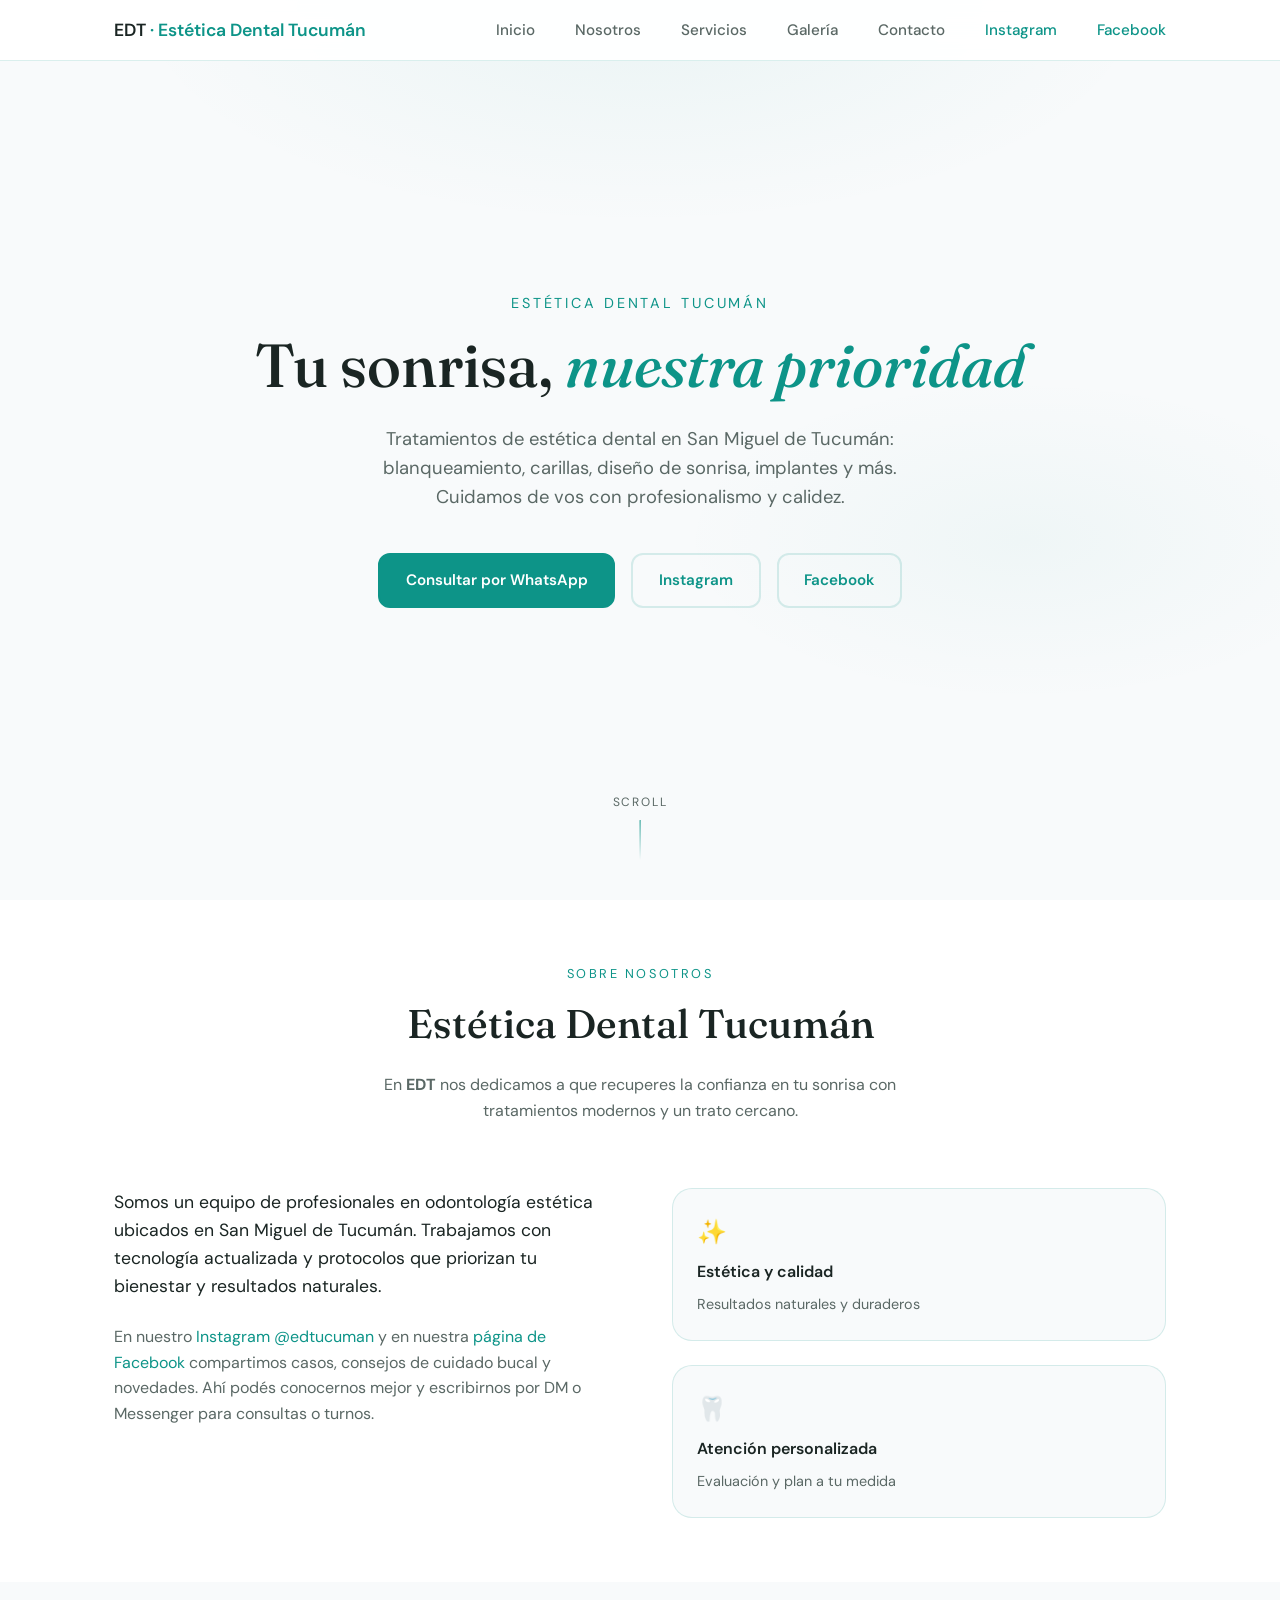
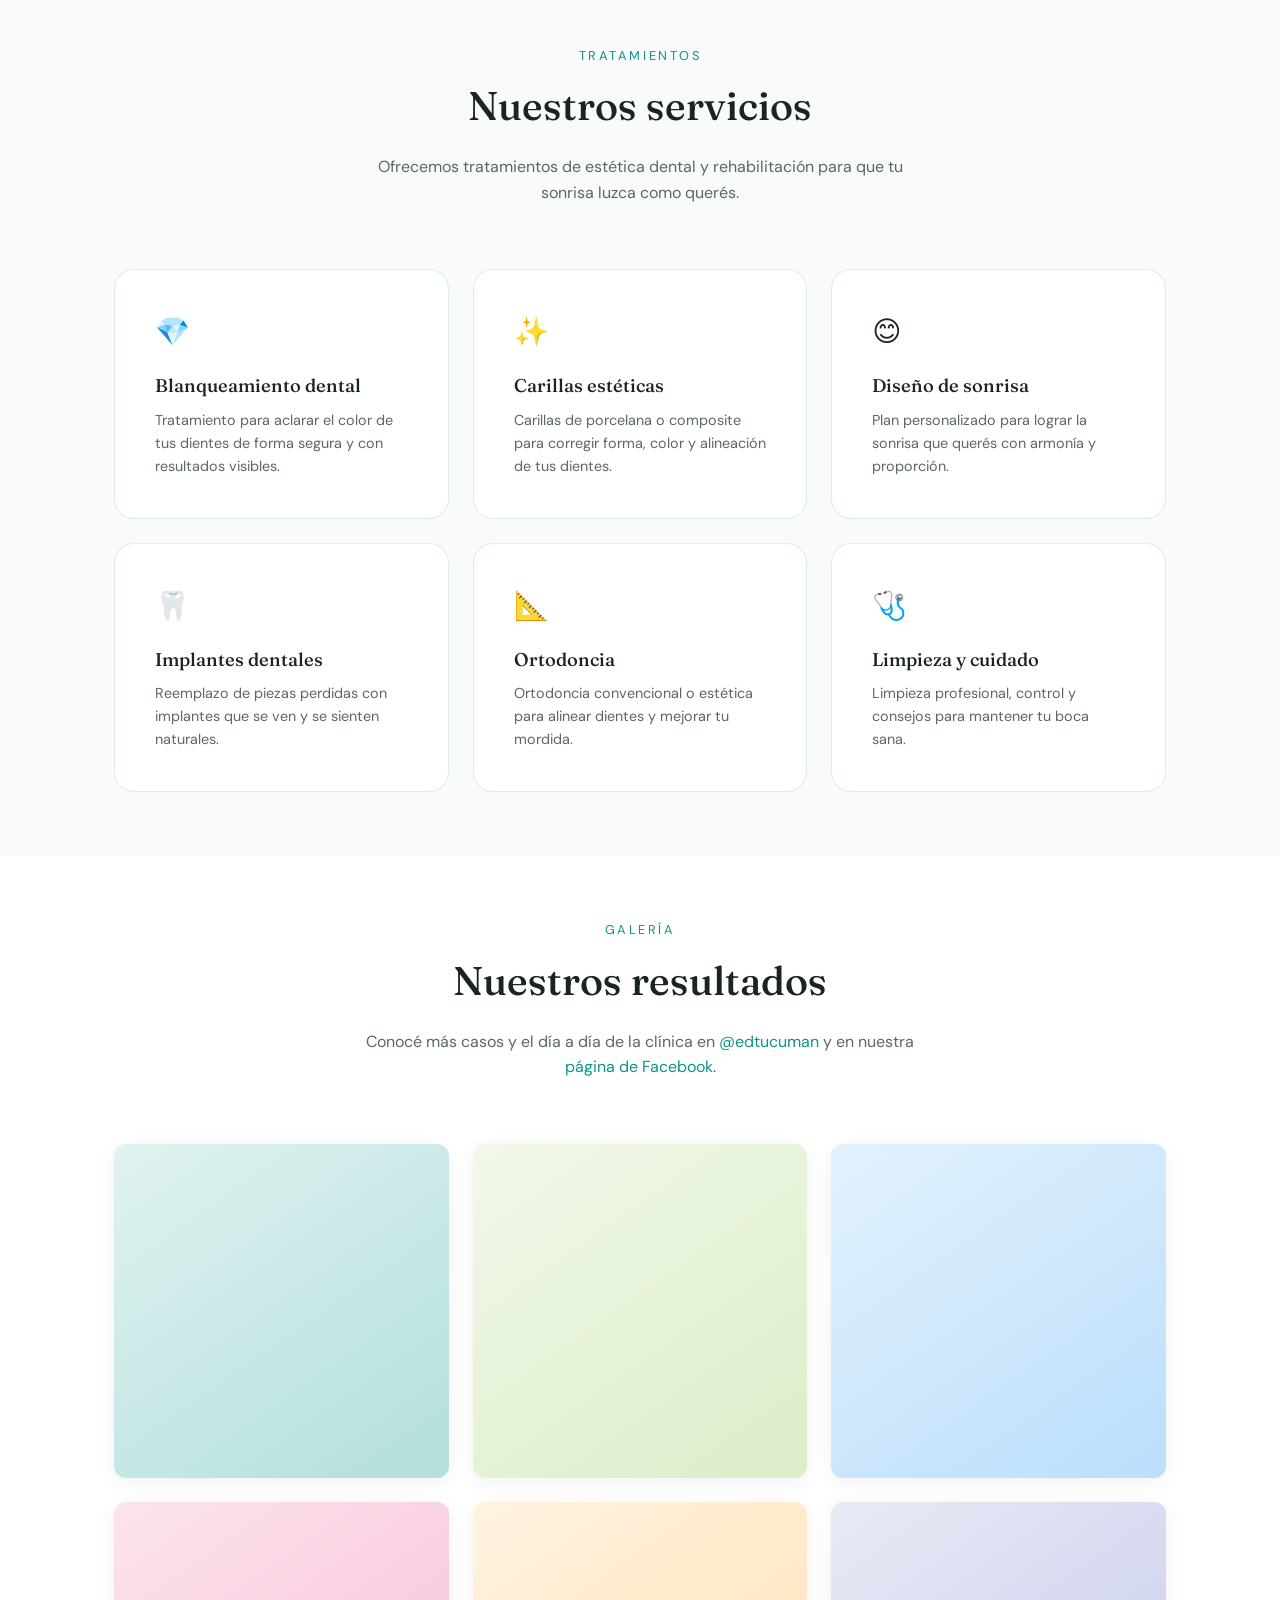
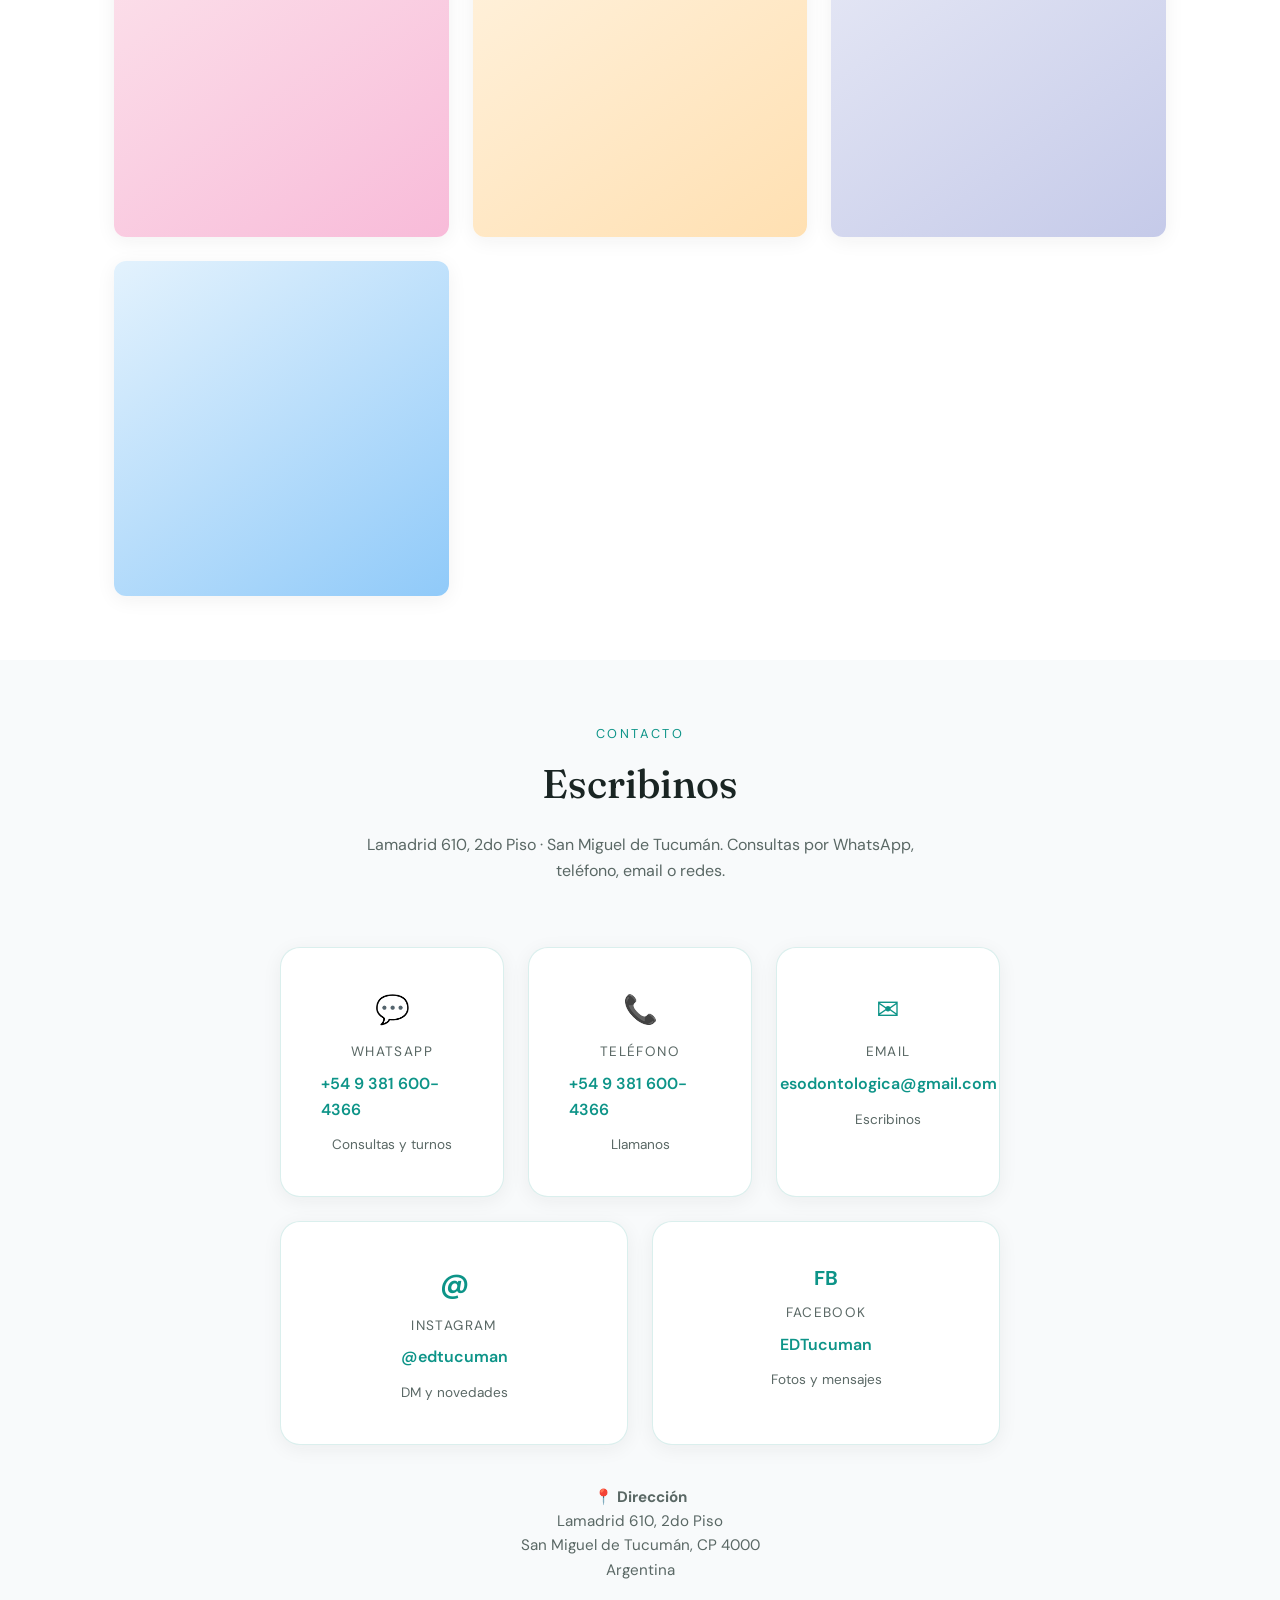
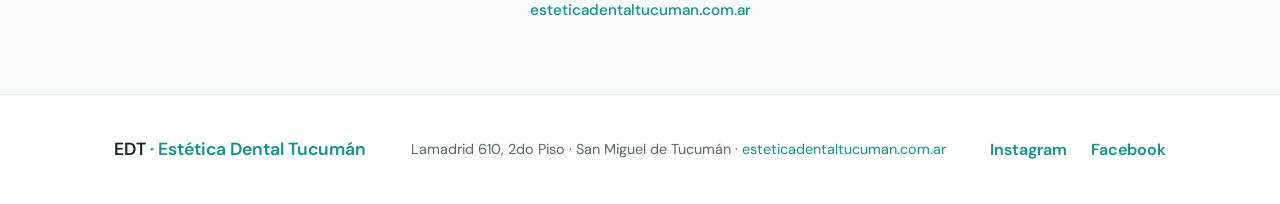
<file: index.html>
<!DOCTYPE html>
<html lang="es">
<head>
  <meta charset="UTF-8">
  <meta name="viewport" content="width=device-width, initial-scale=1.0">
  <meta name="description" content="Estética Dental Tucumán · Lamadrid 610, 2do Piso, San Miguel de Tucumán. Blanqueamiento, carillas, implantes. WhatsApp +54 9 381 600-4366 · esteticadentaltucuman.com.ar">
  <title>Estética Dental Tucumán | EDT · Tu sonrisa, nuestra prioridad</title>
  <link rel="icon" href="favicon.svg" type="image/svg+xml">
  <!-- Open Graph / redes sociales -->
  <meta property="og:type" content="website">
  <meta property="og:title" content="Estética Dental Tucumán | EDT">
  <meta property="og:description" content="Blanqueamiento, carillas, diseño de sonrisa e implantes en Tucumán. Tu sonrisa, nuestra prioridad.">
  <meta property="og:url" content="https://edtucuman.netlify.app">
  <meta property="og:locale" content="es_AR">
  <meta name="twitter:card" content="summary_large_image">
  <meta name="twitter:title" content="Estética Dental Tucumán | EDT">
  <meta name="twitter:description" content="Blanqueamiento, carillas, diseño de sonrisa e implantes en Tucumán.">
  <link rel="preconnect" href="https://fonts.googleapis.com">
  <link rel="preconnect" href="https://fonts.gstatic.com" crossorigin>
  <link href="https://fonts.googleapis.com/css2?family=DM+Sans:ital,opsz,wght@0,9..40,400;0,9..40,500;0,9..40,600;0,9..40,700&family=Fraunces:ital,opsz,wght@0,9..144,500;0,9..144,600;1,9..144,500&display=swap" rel="stylesheet">
  <link rel="stylesheet" href="styles.css">
</head>
<body>
  <header class="header">
    <nav class="nav">
      <a href="#" class="logo">EDT<span> · Estética Dental Tucumán</span></a>
      <button class="nav-toggle" aria-label="Abrir menú">
        <span></span><span></span><span></span>
      </button>
      <ul class="nav-menu">
        <li><a href="#inicio">Inicio</a></li>
        <li><a href="#nosotros">Nosotros</a></li>
        <li><a href="#servicios">Servicios</a></li>
        <li><a href="#galeria">Galería</a></li>
        <li><a href="#contacto">Contacto</a></li>
        <li><a href="https://www.instagram.com/edtucuman/" target="_blank" rel="noopener" class="nav-social">Instagram</a></li>
        <li><a href="https://www.facebook.com/EDTucuman" target="_blank" rel="noopener" class="nav-social">Facebook</a></li>
      </ul>
    </nav>
  </header>

  <main>
    <section id="inicio" class="hero">
      <div class="hero-bg"></div>
      <div class="hero-content">
        <p class="hero-tagline">Estética Dental Tucumán</p>
        <h1 class="hero-title">Tu sonrisa, <span>nuestra prioridad</span></h1>
        <p class="hero-subtitle">Tratamientos de estética dental en San Miguel de Tucumán: blanqueamiento, carillas, diseño de sonrisa, implantes y más. Cuidamos de vos con profesionalismo y calidez.</p>
        <div class="hero-cta">
          <a href="https://wa.me/5493816004366?text=Hola,%20quiero%20consultar%20por%20tratamientos%20de%20estética%20dental" target="_blank" rel="noopener" class="btn btn-primary">Consultar por WhatsApp</a>
          <a href="https://www.instagram.com/edtucuman/" target="_blank" rel="noopener" class="btn btn-outline">Instagram</a>
          <a href="https://www.facebook.com/EDTucuman" target="_blank" rel="noopener" class="btn btn-outline">Facebook</a>
        </div>
      </div>
      <div class="hero-scroll">
        <span>Scroll</span>
        <div class="scroll-line"></div>
      </div>
    </section>

    <section id="nosotros" class="section about">
      <div class="container">
        <div class="section-header">
          <span class="section-label">Sobre nosotros</span>
          <h2 class="section-title">Estética Dental Tucumán</h2>
          <p class="section-desc">En <strong>EDT</strong> nos dedicamos a que recuperes la confianza en tu sonrisa con tratamientos modernos y un trato cercano.</p>
        </div>
        <div class="about-grid">
          <div class="about-text">
            <p class="about-lead">
              Somos un equipo de profesionales en odontología estética ubicados en San Miguel de Tucumán. Trabajamos con tecnología actualizada y protocolos que priorizan tu bienestar y resultados naturales.
            </p>
            <p>
              En nuestro <a href="https://www.instagram.com/edtucuman/" target="_blank" rel="noopener">Instagram @edtucuman</a> y en nuestra <a href="https://www.facebook.com/EDTucuman" target="_blank" rel="noopener">página de Facebook</a> compartimos casos, consejos de cuidado bucal y novedades. Ahí podés conocernos mejor y escribirnos por DM o Messenger para consultas o turnos.
            </p>
          </div>
          <div class="about-features">
            <div class="about-card">
              <span class="about-card-icon" aria-hidden="true">✨</span>
              <span class="about-card-title">Estética y calidad</span>
              <p>Resultados naturales y duraderos</p>
            </div>
            <div class="about-card">
              <span class="about-card-icon" aria-hidden="true">🦷</span>
              <span class="about-card-title">Atención personalizada</span>
              <p>Evaluación y plan a tu medida</p>
            </div>
          </div>
        </div>
      </div>
    </section>

    <section id="servicios" class="section services">
      <div class="container">
        <div class="section-header">
          <span class="section-label">Tratamientos</span>
          <h2 class="section-title">Nuestros servicios</h2>
          <p class="section-desc">Ofrecemos tratamientos de estética dental y rehabilitación para que tu sonrisa luzca como querés.</p>
        </div>
        <ul class="services-grid">
          <li class="service-card">
            <span class="service-icon" aria-hidden="true">💎</span>
            <h3>Blanqueamiento dental</h3>
            <p>Tratamiento para aclarar el color de tus dientes de forma segura y con resultados visibles.</p>
          </li>
          <li class="service-card">
            <span class="service-icon" aria-hidden="true">✨</span>
            <h3>Carillas estéticas</h3>
            <p>Carillas de porcelana o composite para corregir forma, color y alineación de tus dientes.</p>
          </li>
          <li class="service-card">
            <span class="service-icon" aria-hidden="true">😊</span>
            <h3>Diseño de sonrisa</h3>
            <p>Plan personalizado para lograr la sonrisa que querés con armonía y proporción.</p>
          </li>
          <li class="service-card">
            <span class="service-icon" aria-hidden="true">🦷</span>
            <h3>Implantes dentales</h3>
            <p>Reemplazo de piezas perdidas con implantes que se ven y se sienten naturales.</p>
          </li>
          <li class="service-card">
            <span class="service-icon" aria-hidden="true">📐</span>
            <h3>Ortodoncia</h3>
            <p>Ortodoncia convencional o estética para alinear dientes y mejorar tu mordida.</p>
          </li>
          <li class="service-card">
            <span class="service-icon" aria-hidden="true">🩺</span>
            <h3>Limpieza y cuidado</h3>
            <p>Limpieza profesional, control y consejos para mantener tu boca sana.</p>
          </li>
        </ul>
      </div>
    </section>

    <section id="galeria" class="section gallery">
      <div class="container">
        <div class="section-header">
          <span class="section-label">Galería</span>
          <h2 class="section-title">Nuestros resultados</h2>
          <p class="section-desc">Conocé más casos y el día a día de la clínica en <a href="https://www.instagram.com/edtucuman/" target="_blank" rel="noopener">@edtucuman</a> y en nuestra <a href="https://www.facebook.com/EDTucuman" target="_blank" rel="noopener">página de Facebook</a>.</p>
        </div>
        <div class="gallery-grid" id="galleryGrid">
          <a href="https://www.instagram.com/edtucuman/" target="_blank" rel="noopener" class="gallery-item">
            <div class="gallery-img" style="background: linear-gradient(145deg, #e0f2f1 0%, #b2dfdb 100%);"></div>
            <span class="gallery-caption">Ver en Instagram</span>
          </a>
          <a href="https://www.instagram.com/edtucuman/" target="_blank" rel="noopener" class="gallery-item">
            <div class="gallery-img" style="background: linear-gradient(145deg, #f1f8e9 0%, #dcedc8 100%);"></div>
            <span class="gallery-caption">Ver en Instagram</span>
          </a>
          <a href="https://www.instagram.com/edtucuman/" target="_blank" rel="noopener" class="gallery-item">
            <div class="gallery-img" style="background: linear-gradient(145deg, #e3f2fd 0%, #bbdefb 100%);"></div>
            <span class="gallery-caption">Ver en Instagram</span>
          </a>
          <a href="https://www.instagram.com/edtucuman/" target="_blank" rel="noopener" class="gallery-item">
            <div class="gallery-img" style="background: linear-gradient(145deg, #fce4ec 0%, #f8bbd9 100%);"></div>
            <span class="gallery-caption">Ver en Instagram</span>
          </a>
          <a href="https://www.instagram.com/edtucuman/" target="_blank" rel="noopener" class="gallery-item">
            <div class="gallery-img" style="background: linear-gradient(145deg, #fff3e0 0%, #ffe0b2 100%);"></div>
            <span class="gallery-caption">Ver en Instagram</span>
          </a>
          <a href="https://www.instagram.com/edtucuman/" target="_blank" rel="noopener" class="gallery-item">
            <div class="gallery-img" style="background: linear-gradient(145deg, #e8eaf6 0%, #c5cae9 100%);"></div>
            <span class="gallery-caption">Ver en Instagram</span>
          </a>
          <a href="https://www.facebook.com/EDTucuman" target="_blank" rel="noopener" class="gallery-item gallery-item-facebook">
            <div class="gallery-img" style="background: linear-gradient(145deg, #e3f2fd 0%, #90caf9 100%);"></div>
            <span class="gallery-caption">Ver más en Facebook</span>
          </a>
        </div>
      </div>
    </section>

    <section id="contacto" class="section contact">
      <div class="container">
        <div class="section-header">
          <span class="section-label">Contacto</span>
          <h2 class="section-title">Escribinos</h2>
          <p class="section-desc">Lamadrid 610, 2do Piso · San Miguel de Tucumán. Consultas por WhatsApp, teléfono, email o redes.</p>
        </div>
        <div class="contact-links">
          <a href="https://wa.me/5493816004366?text=Hola,%20quiero%20consultar%20por%20tratamientos%20de%20estética%20dental" target="_blank" rel="noopener" class="contact-card">
            <span class="contact-icon" aria-hidden="true">💬</span>
            <span class="contact-label">WhatsApp</span>
            <span class="contact-handle">+54 9 381 600-4366</span>
            <p class="contact-note">Consultas y turnos</p>
          </a>
          <a href="tel:+5493816004366" class="contact-card">
            <span class="contact-icon" aria-hidden="true">📞</span>
            <span class="contact-label">Teléfono</span>
            <span class="contact-handle">+54 9 381 600-4366</span>
            <p class="contact-note">Llamanos</p>
          </a>
          <a href="mailto:esodontologica@gmail.com" class="contact-card">
            <span class="contact-icon" aria-hidden="true">✉</span>
            <span class="contact-label">Email</span>
            <span class="contact-handle">esodontologica@gmail.com</span>
            <p class="contact-note">Escribinos</p>
          </a>
          <a href="https://www.instagram.com/edtucuman/" target="_blank" rel="noopener" class="contact-card">
            <span class="contact-icon" aria-hidden="true">@</span>
            <span class="contact-label">Instagram</span>
            <span class="contact-handle">@edtucuman</span>
            <p class="contact-note">DM y novedades</p>
          </a>
          <a href="https://www.facebook.com/EDTucuman" target="_blank" rel="noopener" class="contact-card">
            <span class="contact-icon contact-icon-fb" aria-hidden="true">FB</span>
            <span class="contact-label">Facebook</span>
            <span class="contact-handle">EDTucuman</span>
            <p class="contact-note">Fotos y mensajes</p>
          </a>
        </div>
        <div class="contact-ubicacion">
          <p><strong>📍 Dirección</strong><br>Lamadrid 610, 2do Piso<br>San Miguel de Tucumán, CP 4000<br>Argentina</p>
          <p><a href="https://esteticadentaltucuman.com.ar" target="_blank" rel="noopener">esteticadentaltucuman.com.ar</a></p>
        </div>
      </div>
    </section>
  </main>

  <footer class="footer">
    <div class="container">
      <div class="footer-inner">
        <a href="#" class="logo">EDT<span> · Estética Dental Tucumán</span></a>
        <p class="footer-credit">Lamadrid 610, 2do Piso · San Miguel de Tucumán · <a href="https://esteticadentaltucuman.com.ar" target="_blank" rel="noopener">esteticadentaltucuman.com.ar</a></p>
        <div class="footer-social">
          <a href="https://www.instagram.com/edtucuman/" target="_blank" rel="noopener">Instagram</a>
          <a href="https://www.facebook.com/EDTucuman" target="_blank" rel="noopener">Facebook</a>
        </div>
      </div>
    </div>
  </footer>

  <script src="main.js"></script>
</body>
</html>
</file>
<file: styles.css>
/* ---- Variables · Estética Dental Tucumán ---- */
:root {
  --color-bg: #f8fafb;
  --color-surface: #ffffff;
  --color-text: #1a2523;
  --color-text-muted: #5a6865;
  --color-accent: #0d9488;
  --color-accent-hover: #0f766e;
  --color-accent-soft: rgba(13, 148, 136, 0.08);
  --color-border: rgba(13, 148, 136, 0.15);
  --font-sans: 'DM Sans', system-ui, sans-serif;
  --font-display: 'Fraunces', Georgia, serif;
  --space-xs: 0.5rem;
  --space-sm: 1rem;
  --space-md: 1.5rem;
  --space-lg: 2.5rem;
  --space-xl: 4rem;
  --radius: 12px;
  --radius-lg: 20px;
  --transition: 0.25s ease;
  --shadow: 0 4px 20px rgba(26, 37, 35, 0.06);
  --shadow-hover: 0 8px 30px rgba(26, 37, 35, 0.1);
}

/* ---- Reset & base ---- */
*, *::before, *::after { box-sizing: border-box; }
html { scroll-behavior: smooth; }
body {
  margin: 0;
  font-family: var(--font-sans);
  font-size: 1rem;
  line-height: 1.6;
  color: var(--color-text);
  background: var(--color-bg);
  overflow-x: hidden;
}

a { color: var(--color-accent); text-decoration: none; }
a:hover { text-decoration: underline; }

img { max-width: 100%; height: auto; display: block; }

.container {
  width: 100%;
  max-width: 1100px;
  margin: 0 auto;
  padding: 0 var(--space-md);
}

/* ---- Header ---- */
.header {
  position: fixed;
  top: 0;
  left: 0;
  right: 0;
  z-index: 100;
  padding: var(--space-sm) 0;
  background: rgba(255, 255, 255, 0.92);
  backdrop-filter: blur(12px);
  border-bottom: 1px solid var(--color-border);
  transition: var(--transition);
}
.header.is-scrolled { padding: var(--space-xs) 0; }

.nav {
  display: flex;
  align-items: center;
  justify-content: space-between;
  max-width: 1100px;
  margin: 0 auto;
  padding: 0 var(--space-md);
}

.logo {
  font-weight: 600;
  font-size: 1.1rem;
  color: var(--color-text);
  text-decoration: none;
}
.logo span { color: var(--color-accent); }
.logo:hover { text-decoration: none; }
@media (max-width: 700px) {
  .logo span { display: none; }
}

.nav-toggle {
  display: none;
  flex-direction: column;
  gap: 5px;
  padding: 8px;
  background: none;
  border: none;
  cursor: pointer;
  color: var(--color-text);
}
.nav-toggle span {
  width: 22px;
  height: 2px;
  background: currentColor;
  border-radius: 1px;
}

.nav-menu {
  display: flex;
  align-items: center;
  gap: var(--space-lg);
  list-style: none;
  margin: 0;
  padding: 0;
}
.nav-menu a {
  color: var(--color-text-muted);
  font-weight: 500;
  font-size: 0.95rem;
  transition: color var(--transition);
}
.nav-menu a:hover { color: var(--color-accent); text-decoration: none; }
.nav-social { color: var(--color-accent) !important; }

/* ---- Hero ---- */
.hero {
  position: relative;
  min-height: 100vh;
  display: flex;
  align-items: center;
  justify-content: center;
  padding: var(--space-xl) var(--space-md);
  text-align: center;
}

.hero-bg {
  position: absolute;
  inset: 0;
  background:
    radial-gradient(ellipse 80% 50% at 50% 0%, rgba(13, 148, 136, 0.06) 0%, transparent 50%),
    radial-gradient(ellipse 60% 40% at 80% 60%, rgba(13, 148, 136, 0.04) 0%, transparent 45%),
    var(--color-bg);
  pointer-events: none;
}

.hero-content { position: relative; z-index: 1; }

.hero-tagline {
  font-size: 0.9rem;
  text-transform: uppercase;
  letter-spacing: 0.2em;
  color: var(--color-accent);
  margin: 0 0 var(--space-sm);
}

.hero-title {
  font-family: var(--font-display);
  font-size: clamp(2.2rem, 7vw, 3.8rem);
  font-weight: 500;
  line-height: 1.15;
  margin: 0 0 var(--space-md);
  color: var(--color-text);
}
.hero-title span { color: var(--color-accent); font-style: italic; }

.hero-subtitle {
  font-size: clamp(1rem, 2.2vw, 1.15rem);
  color: var(--color-text-muted);
  max-width: 520px;
  margin: 0 auto var(--space-lg);
}

.hero-cta {
  display: flex;
  flex-wrap: wrap;
  gap: var(--space-sm);
  justify-content: center;
}

.btn {
  display: inline-block;
  padding: 0.85rem 1.6rem;
  font-family: var(--font-sans);
  font-weight: 600;
  font-size: 0.95rem;
  border-radius: var(--radius);
  transition: var(--transition);
  cursor: pointer;
  border: 2px solid transparent;
}
.btn-primary {
  background: var(--color-accent);
  color: #fff;
  border-color: var(--color-accent);
}
.btn-primary:hover { background: var(--color-accent-hover); border-color: var(--color-accent-hover); transform: translateY(-2px); text-decoration: none; }
.btn-outline {
  background: transparent;
  color: var(--color-accent);
  border-color: var(--color-border);
}
.btn-outline:hover { border-color: var(--color-accent); background: var(--color-accent-soft); text-decoration: none; }

.hero-scroll {
  position: absolute;
  bottom: var(--space-lg);
  left: 50%;
  transform: translateX(-50%);
  display: flex;
  flex-direction: column;
  align-items: center;
  gap: var(--space-xs);
  color: var(--color-text-muted);
  font-size: 0.75rem;
  letter-spacing: 0.15em;
  text-transform: uppercase;
}
.scroll-line {
  width: 1px;
  height: 40px;
  background: linear-gradient(to bottom, var(--color-accent), transparent);
  border-radius: 1px;
  animation: scrollPulse 2s ease-in-out infinite;
}
@keyframes scrollPulse {
  0%, 100% { opacity: 0.4; transform: scaleY(0.6); transform-origin: top; }
  50% { opacity: 1; transform: scaleY(1); transform-origin: top; }
}

/* ---- Sections ---- */
.section {
  padding: var(--space-xl) 0;
}

.section-header {
  text-align: center;
  margin-bottom: var(--space-xl);
}
.section-label {
  display: block;
  font-size: 0.8rem;
  text-transform: uppercase;
  letter-spacing: 0.2em;
  color: var(--color-accent);
  margin-bottom: var(--space-xs);
}
.section-title {
  font-family: var(--font-display);
  font-size: clamp(1.8rem, 4vw, 2.5rem);
  font-weight: 500;
  margin: 0 0 var(--space-sm);
  color: var(--color-text);
}
.section-desc {
  color: var(--color-text-muted);
  max-width: 560px;
  margin: 0 auto;
}

/* ---- About ---- */
.about { background: var(--color-surface); box-shadow: var(--shadow); }

.about-grid {
  display: grid;
  grid-template-columns: 1fr 1fr;
  gap: var(--space-xl);
  align-items: start;
}

.about-lead {
  font-size: 1.1rem;
  color: var(--color-text);
  margin: 0 0 var(--space-md);
}
.about-text p:last-of-type { margin: 0; color: var(--color-text-muted); }

.about-features {
  display: flex;
  flex-direction: column;
  gap: var(--space-md);
}
.about-card {
  background: var(--color-bg);
  border: 1px solid var(--color-border);
  border-radius: var(--radius-lg);
  padding: var(--space-md);
  transition: var(--transition);
}
.about-card:hover { box-shadow: var(--shadow-hover); border-color: var(--color-accent); }
.about-card-icon { font-size: 1.5rem; display: block; margin-bottom: var(--space-xs); }
.about-card-title { font-weight: 600; color: var(--color-text); display: block; margin-bottom: var(--space-xs); }
.about-card p { margin: 0; font-size: 0.9rem; color: var(--color-text-muted); }

/* ---- Services ---- */
.services { background: var(--color-bg); }

.services-grid {
  display: grid;
  grid-template-columns: repeat(3, 1fr);
  gap: var(--space-md);
  list-style: none;
  margin: 0;
  padding: 0;
}

.service-card {
  background: var(--color-surface);
  border: 1px solid var(--color-border);
  border-radius: var(--radius-lg);
  padding: var(--space-lg);
  transition: var(--transition);
}
.service-card:hover {
  border-color: var(--color-accent);
  box-shadow: var(--shadow-hover);
}
.service-icon { font-size: 1.75rem; display: block; margin-bottom: var(--space-sm); }
.service-card h3 {
  font-family: var(--font-display);
  font-size: 1.15rem;
  font-weight: 500;
  margin: 0 0 var(--space-xs);
  color: var(--color-text);
}
.service-card p { margin: 0; font-size: 0.9rem; color: var(--color-text-muted); }

/* ---- Gallery ---- */
.gallery { background: var(--color-surface); }

.gallery-grid {
  display: grid;
  grid-template-columns: repeat(3, 1fr);
  gap: var(--space-md);
}

.gallery-item {
  position: relative;
  aspect-ratio: 1;
  border-radius: var(--radius);
  overflow: hidden;
  text-decoration: none;
  color: inherit;
  display: block;
  box-shadow: var(--shadow);
}
.gallery-item:hover { text-decoration: none; }

.gallery-img {
  width: 100%;
  height: 100%;
  object-fit: cover;
  transition: transform 0.4s ease;
}
.gallery-item .gallery-img { display: block; }
.gallery-item:hover .gallery-img { transform: scale(1.05); }

.gallery-caption {
  position: absolute;
  inset: 0;
  display: flex;
  align-items: center;
  justify-content: center;
  background: rgba(26, 37, 35, 0.75);
  color: #fff;
  font-weight: 500;
  opacity: 0;
  transition: opacity var(--transition);
}
.gallery-item:hover .gallery-caption { opacity: 1; }

/* ---- Contact ---- */
.contact { background: var(--color-bg); }

.contact-links {
  display: flex;
  flex-wrap: wrap;
  gap: var(--space-md);
  justify-content: center;
  max-width: 720px;
  margin: 0 auto;
}

.contact-card {
  flex: 1;
  min-width: 200px;
  display: flex;
  flex-direction: column;
  align-items: center;
  gap: var(--space-xs);
  padding: var(--space-lg);
  background: var(--color-surface);
  border: 1px solid var(--color-border);
  border-radius: var(--radius-lg);
  color: var(--color-text);
  text-decoration: none;
  transition: var(--transition);
  box-shadow: var(--shadow);
}
.contact-card:hover {
  border-color: var(--color-accent);
  background: var(--color-accent-soft);
  text-decoration: none;
  transform: translateY(-4px);
  box-shadow: var(--shadow-hover);
}
.contact-icon { font-size: 1.75rem; color: var(--color-accent); font-weight: 700; }
.contact-icon-fb { font-size: 1.25rem; letter-spacing: -0.02em; }
.contact-label { font-size: 0.85rem; color: var(--color-text-muted); text-transform: uppercase; letter-spacing: 0.1em; }
.contact-handle { font-weight: 600; color: var(--color-accent); }
.contact-note { margin: 0.25rem 0 0; font-size: 0.85rem; color: var(--color-text-muted); }
.contact-ubicacion {
  text-align: center;
  margin: var(--space-lg) 0 0;
  color: var(--color-text-muted);
  font-size: 0.95rem;
  max-width: 400px;
  margin-left: auto;
  margin-right: auto;
}
.contact-ubicacion p { margin: 0 0 var(--space-xs); }
.contact-ubicacion p:last-of-type { margin-top: var(--space-sm); }
.contact-ubicacion a { font-weight: 500; }

/* ---- Footer ---- */
.footer {
  padding: var(--space-lg) 0;
  border-top: 1px solid var(--color-border);
  background: var(--color-surface);
}

.footer-inner {
  display: flex;
  flex-wrap: wrap;
  align-items: center;
  justify-content: space-between;
  gap: var(--space-md);
}
.footer-credit { color: var(--color-text-muted); font-size: 0.9rem; margin: 0; }
.footer-social {
  display: flex;
  gap: var(--space-md);
}
.footer-social a { color: var(--color-accent); font-weight: 600; }
.footer-social a:hover { text-decoration: none; }

/* ---- Responsive ---- */
@media (max-width: 768px) {
  .nav-toggle { display: flex; }
  .nav-menu {
    position: fixed;
    top: 0;
    right: 0;
    width: 280px;
    height: 100vh;
    background: var(--color-surface);
    flex-direction: column;
    justify-content: center;
    gap: var(--space-md);
    padding: var(--space-lg);
    border-left: 1px solid var(--color-border);
    transform: translateX(100%);
    transition: transform var(--transition);
    box-shadow: -4px 0 20px rgba(0,0,0,0.08);
  }
  .nav-menu.is-open { transform: translateX(0); }
  .nav-menu a { font-size: 1.1rem; }

  .about-grid { grid-template-columns: 1fr; }
  .services-grid { grid-template-columns: 1fr; }
  .gallery-grid { grid-template-columns: repeat(2, 1fr); }
  .footer-inner { flex-direction: column; text-align: center; }
}

@media (max-width: 480px) {
  .hero-cta { flex-direction: column; }
  .gallery-grid { grid-template-columns: 1fr; }
}
</file>
